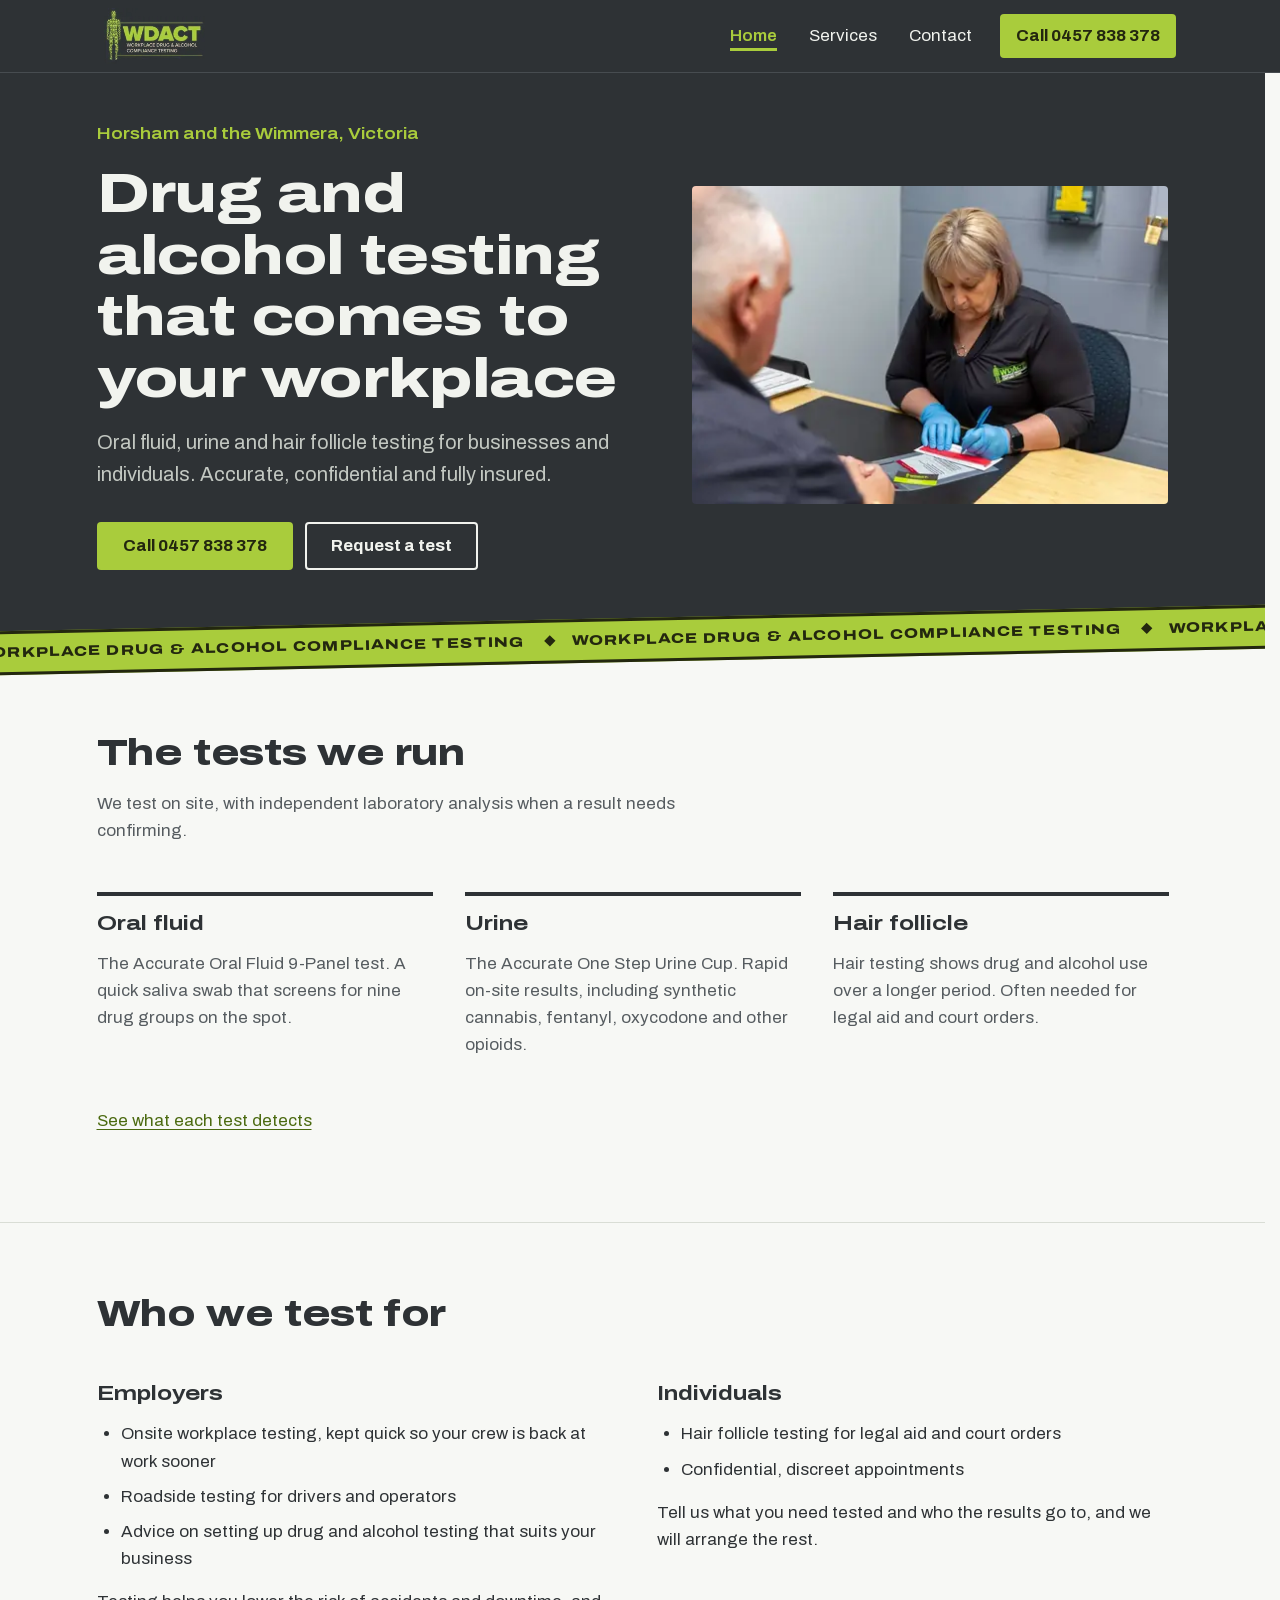
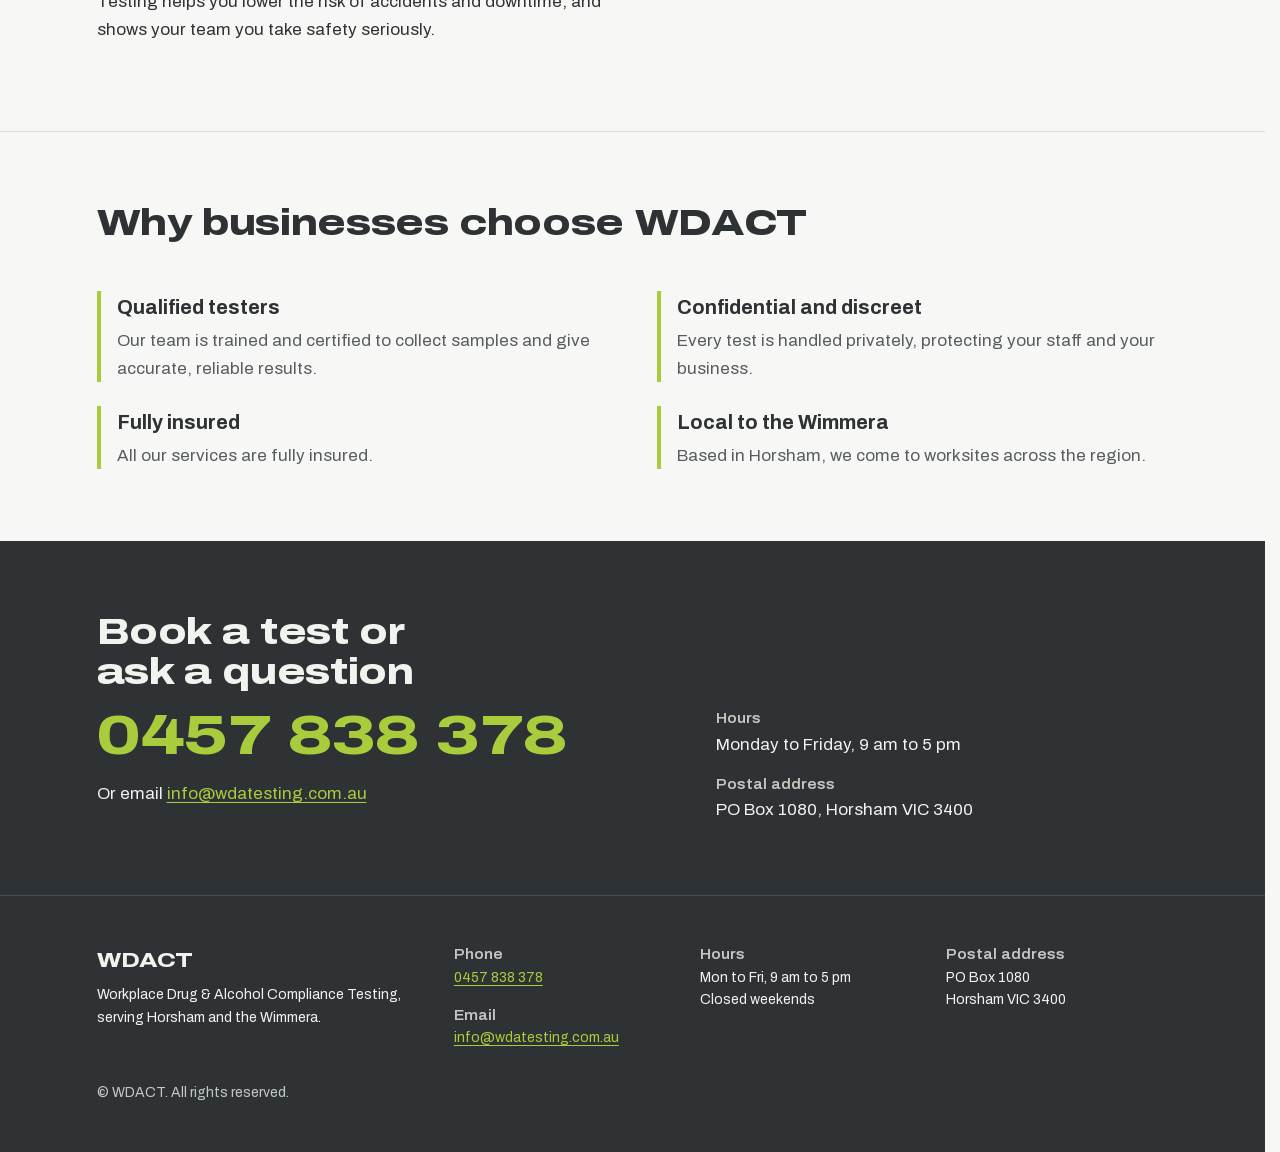
<file: index.html>
<!doctype html>
<html lang="en-AU">
<head>
  <meta charset="utf-8">
  <meta name="viewport" content="width=device-width, initial-scale=1">
  <title>Workplace drug and alcohol testing in Horsham and the Wimmera | WDACT</title>
  <meta name="description" content="Onsite drug and alcohol testing and hair follicle testing for workplaces and individuals in Horsham and the Wimmera. Call WDACT on 0457 838 378.">
  <link rel="preload" href="assets/fonts/archivo-subset-var.woff2" as="font" type="font/woff2" crossorigin>
  <link rel="icon" href="favicon.ico" sizes="48x48">
  <link rel="apple-touch-icon" href="assets/images/apple-touch-icon.png">
  <link rel="stylesheet" href="assets/css/theme.css">
  <link rel="stylesheet" href="assets/css/main.css">
  <link rel="stylesheet" href="assets/components/nav/nav.css">
  <script src="assets/components/nav/nav.js" defer></script>
</head>
<body>
  <header data-site-nav></header>

  <main id="main" tabindex="-1">
    <section class="hero on-dark" aria-labelledby="hero-title">
      <div class="wrap hero__grid">
        <div class="hero__text">
          <p class="hero__place">Horsham and the Wimmera, Victoria</p>
          <h1 id="hero-title">Drug and alcohol testing that comes to your workplace</h1>
          <p class="lede">Oral fluid, urine and hair follicle testing for businesses and individuals. Accurate, confidential and fully insured.</p>
          <div class="actions">
            <a class="button button--lime" href="tel:+61457838378">Call 0457 838 378</a>
            <a class="button button--ghost" href="contact.html#request">Request a test</a>
          </div>
        </div>
        <figure class="hero__photo">
          <img src="assets/images/tester-paperwork-800.webp"
               srcset="assets/images/tester-paperwork-480.webp 480w, assets/images/tester-paperwork-640.webp 640w, assets/images/tester-paperwork-800.webp 800w, assets/images/tester-paperwork-1065.webp 1065w"
               sizes="(min-width: 1200px) 476px, (min-width: 900px) 42vw, calc(100vw - 2rem)"
               width="1065" height="710" fetchpriority="high"
               alt="A WDACT tester wearing gloves completes paperwork with a client at a desk">
        </figure>
      </div>
    </section>

    <div class="tape" aria-hidden="true"><span>WORKPLACE DRUG &amp; ALCOHOL COMPLIANCE TESTING</span><span>WORKPLACE DRUG &amp; ALCOHOL COMPLIANCE TESTING</span><span>WORKPLACE DRUG &amp; ALCOHOL COMPLIANCE TESTING</span><span>WORKPLACE DRUG &amp; ALCOHOL COMPLIANCE TESTING</span></div>

    <section class="section" aria-labelledby="tests-title">
      <div class="wrap">
        <div class="section__intro">
          <h2 id="tests-title">The tests we run</h2>
          <p>We test on site, with independent laboratory analysis when a result needs confirming.</p>
        </div>
        <ul class="tests">
          <li>
            <h3>Oral fluid</h3>
            <p>The Accurate Oral Fluid 9-Panel test. A quick saliva swab that screens for nine drug groups on the spot.</p>
          </li>
          <li>
            <h3>Urine</h3>
            <p>The Accurate One Step Urine Cup. Rapid on-site results, including synthetic cannabis, fentanyl, oxycodone and other opioids.</p>
          </li>
          <li>
            <h3>Hair follicle</h3>
            <p>Hair testing shows drug and alcohol use over a longer period. Often needed for legal aid and court orders.</p>
          </li>
        </ul>
        <p class="actions"><a href="services.html">See what each test detects</a></p>
      </div>
    </section>

    <section class="section" aria-labelledby="who-title">
      <div class="wrap">
        <h2 id="who-title" class="section__intro">Who we test for</h2>
        <div class="split">
          <div>
            <h3>Employers</h3>
            <ul>
              <li>Onsite workplace testing, kept quick so your crew is back at work sooner</li>
              <li>Roadside testing for drivers and operators</li>
              <li>Advice on setting up drug and alcohol testing that suits your business</li>
            </ul>
            <p>Testing helps you lower the risk of accidents and downtime, and shows your team you take safety seriously.</p>
          </div>
          <div>
            <h3>Individuals</h3>
            <ul>
              <li>Hair follicle testing for legal aid and court orders</li>
              <li>Confidential, discreet appointments</li>
            </ul>
            <p>Tell us what you need tested and who the results go to, and we will arrange the rest.</p>
          </div>
        </div>
      </div>
    </section>

    <section class="section" aria-labelledby="why-title">
      <div class="wrap">
        <h2 id="why-title" class="section__intro">Why businesses choose WDACT</h2>
        <dl class="reasons">
          <div>
            <dt>Qualified testers</dt>
            <dd>Our team is trained and certified to collect samples and give accurate, reliable results.</dd>
          </div>
          <div>
            <dt>Confidential and discreet</dt>
            <dd>Every test is handled privately, protecting your staff and your business.</dd>
          </div>
          <div>
            <dt>Fully insured</dt>
            <dd>All our services are fully insured.</dd>
          </div>
          <div>
            <dt>Local to the Wimmera</dt>
            <dd>Based in Horsham, we come to worksites across the region.</dd>
          </div>
        </dl>
      </div>
    </section>

    <section class="contact-band on-dark" aria-labelledby="call-title">
      <div class="wrap contact-band__grid">
        <div>
          <h2 id="call-title">Book a test or ask a question</h2>
          <a class="contact-band__phone" href="tel:+61457838378">0457 838 378</a>
          <p>Or email <a href="mailto:info@wdatesting.com.au">info@wdatesting.com.au</a></p>
        </div>
        <dl class="details">
          <div>
            <dt>Hours</dt>
            <dd>Monday to Friday, 9 am to 5 pm</dd>
          </div>
          <div>
            <dt>Postal address</dt>
            <dd>PO Box 1080, Horsham VIC 3400</dd>
          </div>
        </dl>
      </div>
    </section>
  </main>

  <footer class="site-footer on-dark">
    <div class="wrap">
      <div class="site-footer__grid">
        <div>
          <p class="site-footer__name">WDACT</p>
          <p>Workplace Drug &amp; Alcohol Compliance Testing, serving Horsham and the Wimmera.</p>
        </div>
        <dl class="details">
          <div><dt>Phone</dt><dd><a href="tel:+61457838378">0457 838 378</a></dd></div>
          <div><dt>Email</dt><dd><a href="mailto:info@wdatesting.com.au">info@wdatesting.com.au</a></dd></div>
        </dl>
        <dl class="details">
          <div><dt>Hours</dt><dd>Mon to Fri, 9 am to 5 pm<br>Closed weekends</dd></div>
        </dl>
        <dl class="details">
          <div><dt>Postal address</dt><dd>PO Box 1080<br>Horsham VIC 3400</dd></div>
        </dl>
      </div>
      <p class="site-footer__legal">&copy; WDACT. All rights reserved.</p>
    </div>
  </footer>
</body>
</html>
</file>
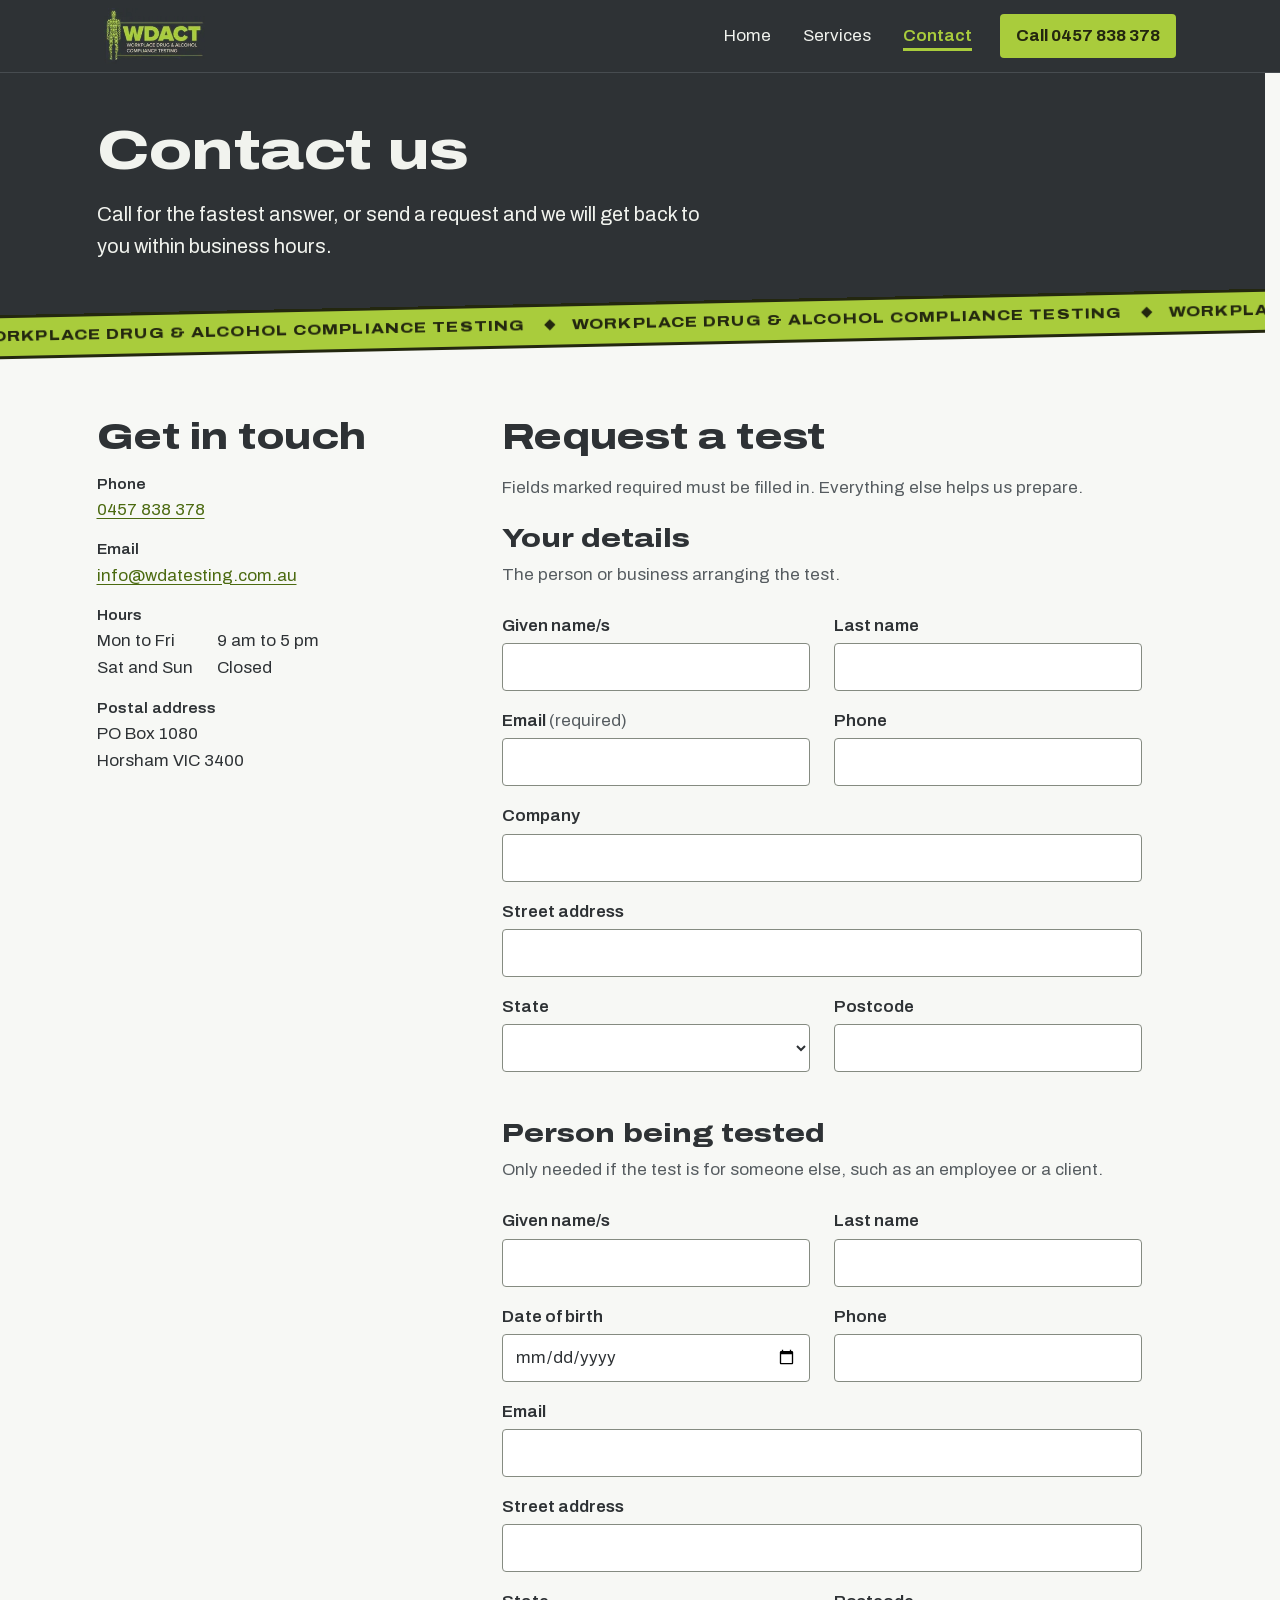
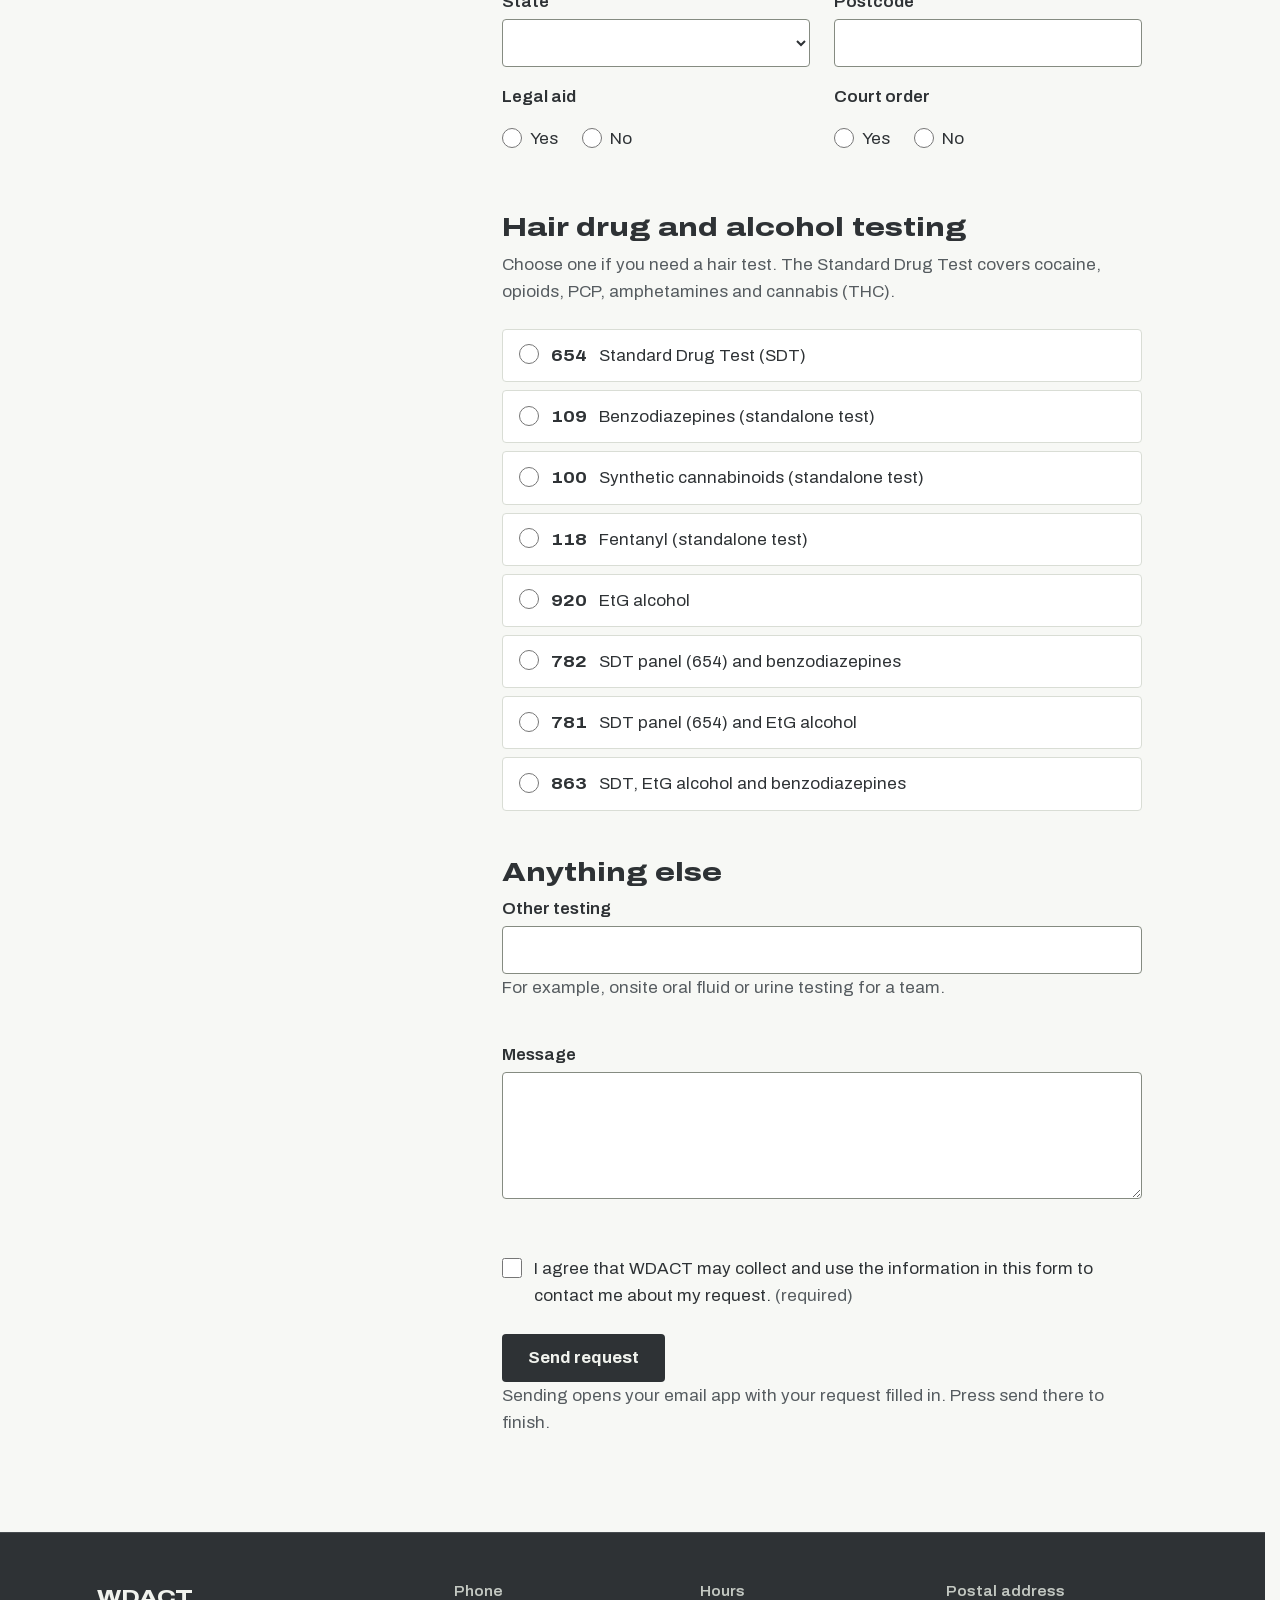
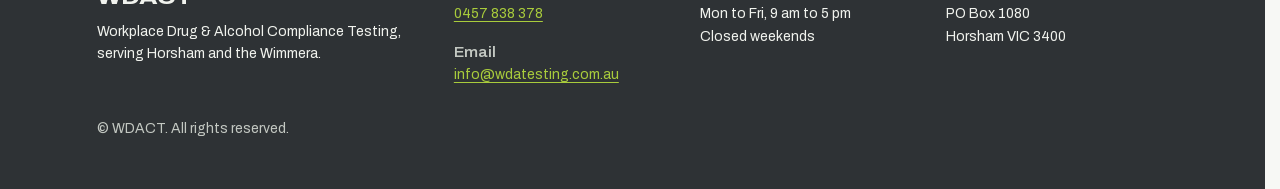
<file: contact.html>
<!doctype html>
<html lang="en-AU">
<head>
  <meta charset="utf-8">
  <meta name="viewport" content="width=device-width, initial-scale=1">
  <title>Contact and request a test | WDACT</title>
  <meta name="description" content="Call WDACT on 0457 838 378 or send a test request. Drug, alcohol and hair follicle testing in Horsham and the Wimmera.">
  <link rel="preload" href="assets/fonts/archivo-subset-var.woff2" as="font" type="font/woff2" crossorigin>
  <link rel="icon" href="favicon.ico" sizes="48x48">
  <link rel="apple-touch-icon" href="assets/images/apple-touch-icon.png">
  <link rel="stylesheet" href="assets/css/theme.css">
  <link rel="stylesheet" href="assets/css/main.css">
  <link rel="stylesheet" href="assets/components/nav/nav.css">
  <script src="assets/components/nav/nav.js" defer></script>
  <script src="assets/js/contact-form.js" defer></script>
</head>
<body>
  <header data-site-nav></header>

  <main id="main" tabindex="-1">
    <section class="hero hero--short on-dark" aria-labelledby="page-title">
      <div class="wrap">
        <h1 id="page-title">Contact us</h1>
        <p class="lede">Call for the fastest answer, or send a request and we will get back to you within business hours.</p>
      </div>
    </section>

    <div class="tape" aria-hidden="true"><span>WORKPLACE DRUG &amp; ALCOHOL COMPLIANCE TESTING</span><span>WORKPLACE DRUG &amp; ALCOHOL COMPLIANCE TESTING</span><span>WORKPLACE DRUG &amp; ALCOHOL COMPLIANCE TESTING</span><span>WORKPLACE DRUG &amp; ALCOHOL COMPLIANCE TESTING</span></div>

    <div class="section">
      <div class="wrap contact-layout">
        <aside class="contact-layout__aside" aria-labelledby="details-title">
          <h2 id="details-title">Get in touch</h2>
          <dl class="details">
            <div>
              <dt>Phone</dt>
              <dd><a href="tel:+61457838378">0457 838 378</a></dd>
            </div>
            <div>
              <dt>Email</dt>
              <dd><a href="mailto:info@wdatesting.com.au">info@wdatesting.com.au</a></dd>
            </div>
            <div>
              <dt>Hours</dt>
              <dd>
                <table class="hours">
                  <tr><th scope="row">Mon to Fri</th><td>9 am to 5 pm</td></tr>
                  <tr><th scope="row">Sat and Sun</th><td>Closed</td></tr>
                </table>
              </dd>
            </div>
            <div>
              <dt>Postal address</dt>
              <dd>PO Box 1080<br>Horsham VIC 3400</dd>
            </div>
          </dl>
        </aside>

        <form class="request" id="request" action="mailto:info@wdatesting.com.au" method="post" enctype="text/plain" novalidate aria-labelledby="request-title">
          <h2 id="request-title">Request a test</h2>
          <p class="hint">Fields marked required must be filled in. Everything else helps us prepare.</p>

          <fieldset>
            <legend>Your details</legend>
            <p class="hint">The person or business arranging the test.</p>
            <div class="fields">
              <div class="field">
                <label for="given-name">Given name/s</label>
                <input id="given-name" name="Given name/s" type="text" autocomplete="given-name">
              </div>
              <div class="field">
                <label for="last-name">Last name</label>
                <input id="last-name" name="Last name" type="text" autocomplete="family-name">
              </div>
              <div class="field">
                <label for="email">Email <span class="required">(required)</span></label>
                <input id="email" name="Email" type="email" autocomplete="email" required aria-describedby="email-error">
                <p class="error" id="email-error"></p>
              </div>
              <div class="field">
                <label for="phone">Phone</label>
                <input id="phone" name="Phone" type="tel" autocomplete="tel">
              </div>
              <div class="field field--wide">
                <label for="company">Company</label>
                <input id="company" name="Company" type="text" autocomplete="organization">
              </div>
              <div class="field field--wide">
                <label for="street">Street address</label>
                <input id="street" name="Street address" type="text" autocomplete="street-address">
              </div>
              <div class="field">
                <label for="state">State</label>
                <select id="state" name="State" autocomplete="address-level1">
                  <option value=""></option>
                  <option>VIC</option>
                  <option>NSW</option>
                  <option>SA</option>
                  <option>QLD</option>
                  <option>TAS</option>
                  <option>WA</option>
                  <option>NT</option>
                  <option>ACT</option>
                </select>
              </div>
              <div class="field">
                <label for="postcode">Postcode</label>
                <input id="postcode" name="Postcode" type="text" inputmode="numeric" autocomplete="postal-code" maxlength="4">
              </div>
            </div>
          </fieldset>

          <fieldset>
            <legend>Person being tested</legend>
            <p class="hint">Only needed if the test is for someone else, such as an employee or a client.</p>
            <div class="fields">
              <div class="field">
                <label for="client-given-name">Given name/s</label>
                <input id="client-given-name" name="Client given name/s" type="text" autocomplete="off">
              </div>
              <div class="field">
                <label for="client-last-name">Last name</label>
                <input id="client-last-name" name="Client last name" type="text" autocomplete="off">
              </div>
              <div class="field">
                <label for="client-dob">Date of birth</label>
                <input id="client-dob" name="Client date of birth" type="date" autocomplete="off">
              </div>
              <div class="field">
                <label for="client-phone">Phone</label>
                <input id="client-phone" name="Client phone" type="tel" autocomplete="off">
              </div>
              <div class="field field--wide">
                <label for="client-email">Email</label>
                <input id="client-email" name="Client email" type="email" autocomplete="off">
              </div>
              <div class="field field--wide">
                <label for="client-street">Street address</label>
                <input id="client-street" name="Client street address" type="text" autocomplete="off">
              </div>
              <div class="field">
                <label for="client-state">State</label>
                <select id="client-state" name="Client state" autocomplete="off">
                  <option value=""></option>
                  <option>VIC</option>
                  <option>NSW</option>
                  <option>SA</option>
                  <option>QLD</option>
                  <option>TAS</option>
                  <option>WA</option>
                  <option>NT</option>
                  <option>ACT</option>
                </select>
              </div>
              <div class="field">
                <label for="client-postcode">Postcode</label>
                <input id="client-postcode" name="Client postcode" type="text" inputmode="numeric" autocomplete="off" maxlength="4">
              </div>
              <div class="field" role="group" aria-labelledby="legal-aid-label">
                <span class="label" id="legal-aid-label">Legal aid</span>
                <div class="yes-no">
                  <label><input type="radio" name="Legal aid" value="Yes"> Yes</label>
                  <label><input type="radio" name="Legal aid" value="No"> No</label>
                </div>
              </div>
              <div class="field" role="group" aria-labelledby="court-order-label">
                <span class="label" id="court-order-label">Court order</span>
                <div class="yes-no">
                  <label><input type="radio" name="Court order" value="Yes"> Yes</label>
                  <label><input type="radio" name="Court order" value="No"> No</label>
                </div>
              </div>
            </div>
          </fieldset>

          <fieldset>
            <legend>Hair drug and alcohol testing</legend>
            <p class="hint">Choose one if you need a hair test. The Standard Drug Test covers cocaine, opioids, PCP, amphetamines and cannabis (THC).</p>
            <ul class="choices">
              <li><label class="choice"><input type="radio" name="Hair test" value="654 Standard Drug Test (SDT)"><span><span class="choice__code">654</span> Standard Drug Test (SDT)</span></label></li>
              <li><label class="choice"><input type="radio" name="Hair test" value="109 Benzodiazepines (standalone test)"><span><span class="choice__code">109</span> Benzodiazepines (standalone test)</span></label></li>
              <li><label class="choice"><input type="radio" name="Hair test" value="100 Synthetic cannabinoids (standalone test)"><span><span class="choice__code">100</span> Synthetic cannabinoids (standalone test)</span></label></li>
              <li><label class="choice"><input type="radio" name="Hair test" value="118 Fentanyl (standalone test)"><span><span class="choice__code">118</span> Fentanyl (standalone test)</span></label></li>
              <li><label class="choice"><input type="radio" name="Hair test" value="920 EtG alcohol"><span><span class="choice__code">920</span> EtG alcohol</span></label></li>
              <li><label class="choice"><input type="radio" name="Hair test" value="782 SDT panel (654) and benzodiazepines"><span><span class="choice__code">782</span> SDT panel (654) and benzodiazepines</span></label></li>
              <li><label class="choice"><input type="radio" name="Hair test" value="781 SDT panel (654) and EtG alcohol"><span><span class="choice__code">781</span> SDT panel (654) and EtG alcohol</span></label></li>
              <li><label class="choice"><input type="radio" name="Hair test" value="863 SDT, EtG alcohol and benzodiazepines"><span><span class="choice__code">863</span> SDT, EtG alcohol and benzodiazepines</span></label></li>
            </ul>
          </fieldset>

          <fieldset>
            <legend>Anything else</legend>
            <div class="fields">
              <div class="field field--wide">
                <label for="other-testing">Other testing</label>
                <input id="other-testing" name="Other testing" type="text" aria-describedby="other-testing-hint">
                <p class="hint" id="other-testing-hint">For example, onsite oral fluid or urine testing for a team.</p>
              </div>
              <div class="field field--wide">
                <label for="message">Message</label>
                <textarea id="message" name="Message" rows="4"></textarea>
              </div>
            </div>
          </fieldset>

          <div class="consent">
            <input id="consent" name="Consent" type="checkbox" value="Yes" required aria-describedby="consent-error">
            <label for="consent">I agree that WDACT may collect and use the information in this form to contact me about my request. <span class="required">(required)</span></label>
          </div>
          <p class="error" id="consent-error"></p>

          <button class="button button--dark" type="submit">Send request</button>
          <p class="hint" id="send-hint">Sending opens your email app with your request filled in. Press send there to finish.</p>
          <div class="form-status" id="form-status" role="status"></div>
        </form>
      </div>
    </div>
  </main>

  <footer class="site-footer on-dark">
    <div class="wrap">
      <div class="site-footer__grid">
        <div>
          <p class="site-footer__name">WDACT</p>
          <p>Workplace Drug &amp; Alcohol Compliance Testing, serving Horsham and the Wimmera.</p>
        </div>
        <dl class="details">
          <div><dt>Phone</dt><dd><a href="tel:+61457838378">0457 838 378</a></dd></div>
          <div><dt>Email</dt><dd><a href="mailto:info@wdatesting.com.au">info@wdatesting.com.au</a></dd></div>
        </dl>
        <dl class="details">
          <div><dt>Hours</dt><dd>Mon to Fri, 9 am to 5 pm<br>Closed weekends</dd></div>
        </dl>
        <dl class="details">
          <div><dt>Postal address</dt><dd>PO Box 1080<br>Horsham VIC 3400</dd></div>
        </dl>
      </div>
      <p class="site-footer__legal">&copy; WDACT. All rights reserved.</p>
    </div>
  </footer>
</body>
</html>
</file>
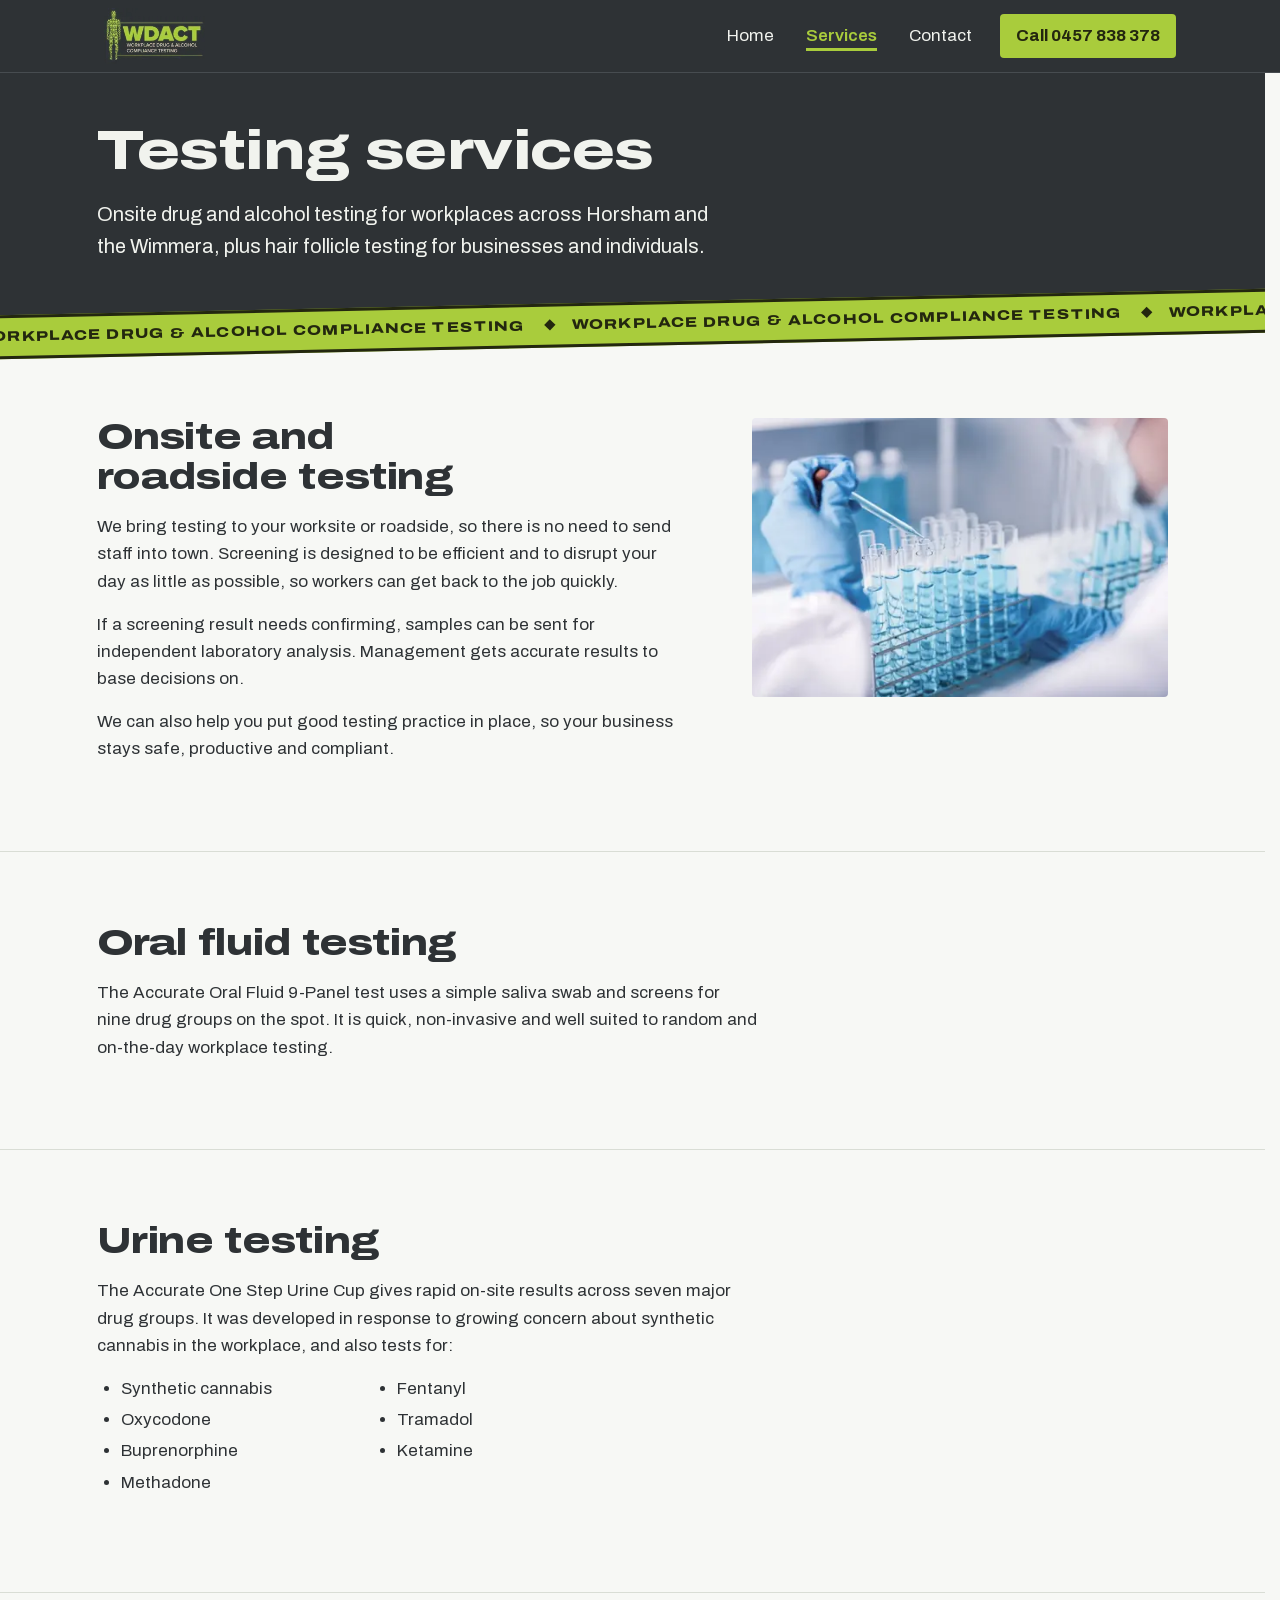
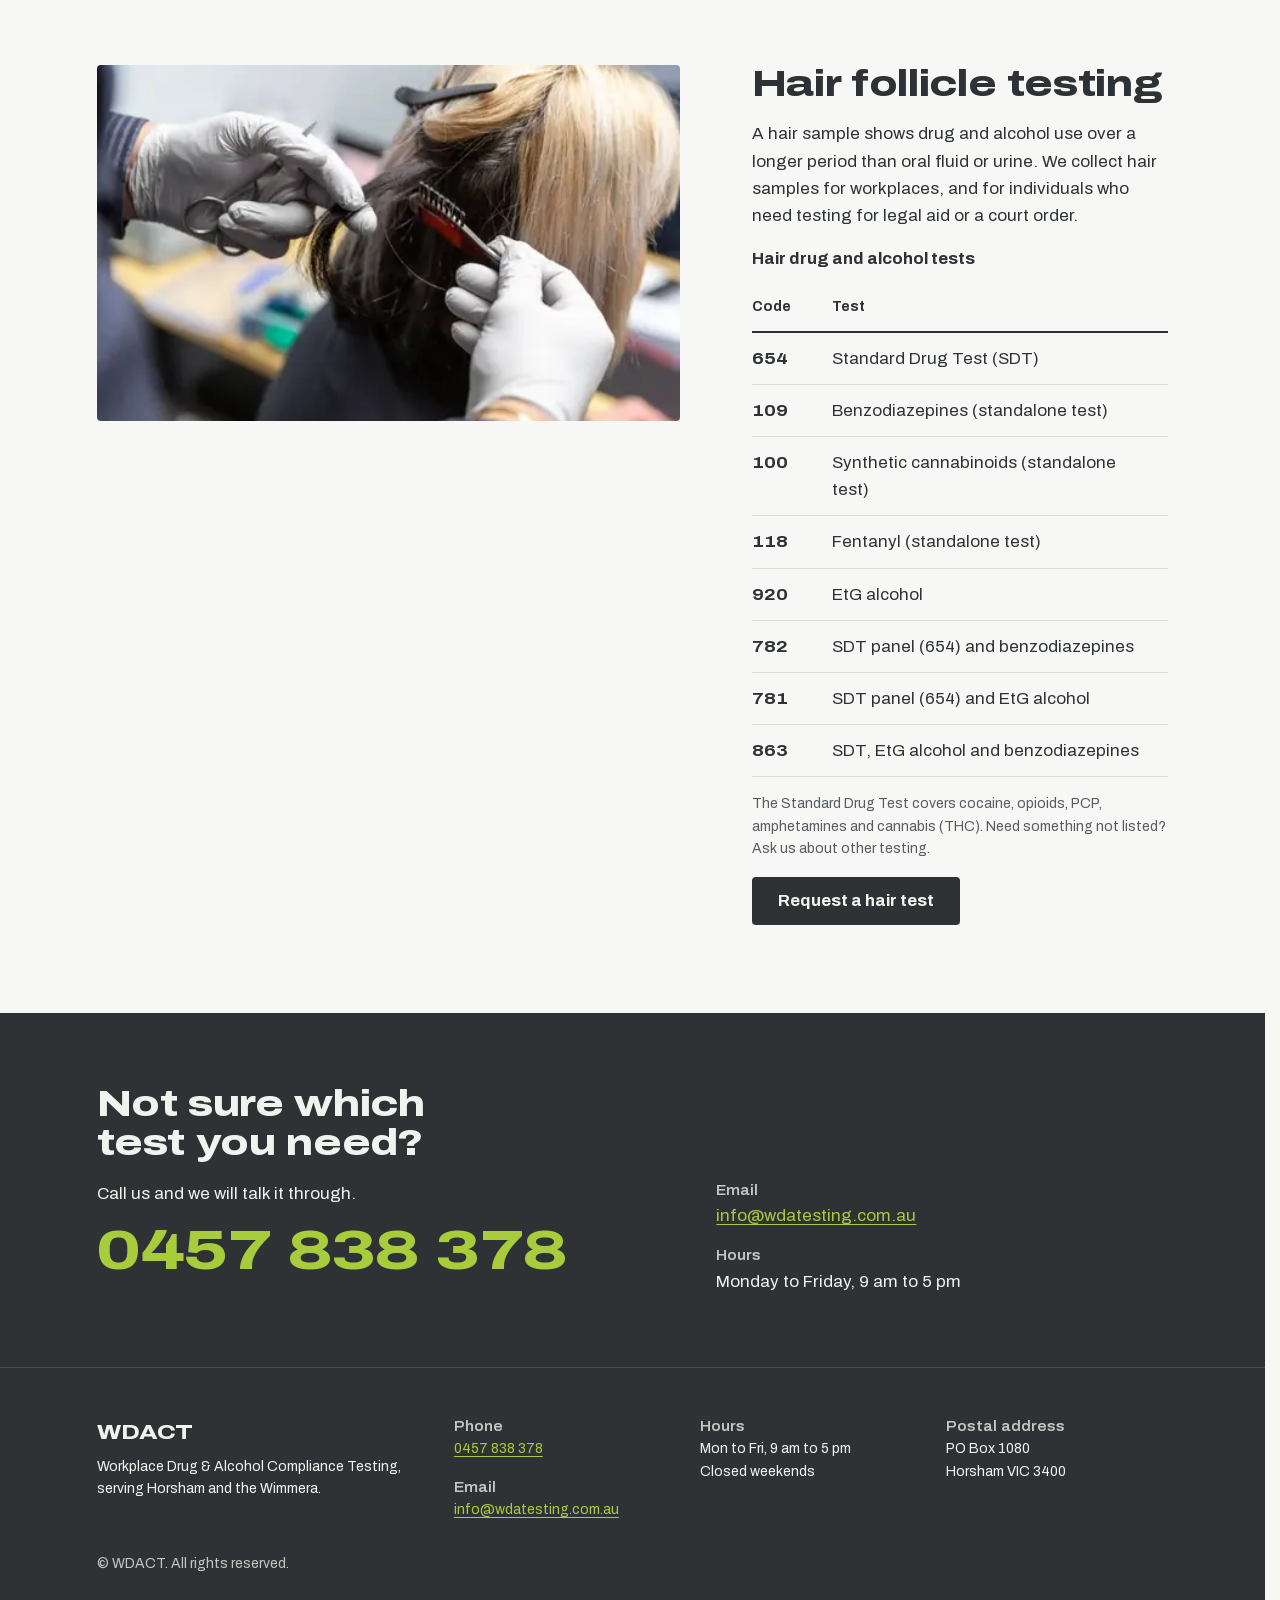
<file: services.html>
<!doctype html>
<html lang="en-AU">
<head>
  <meta charset="utf-8">
  <meta name="viewport" content="width=device-width, initial-scale=1">
  <title>Services: oral fluid, urine and hair follicle testing | WDACT</title>
  <meta name="description" content="Onsite oral fluid, urine and hair follicle drug and alcohol testing in Horsham and the Wimmera, with independent laboratory analysis when needed.">
  <link rel="preload" href="assets/fonts/archivo-subset-var.woff2" as="font" type="font/woff2" crossorigin>
  <link rel="icon" href="favicon.ico" sizes="48x48">
  <link rel="apple-touch-icon" href="assets/images/apple-touch-icon.png">
  <link rel="stylesheet" href="assets/css/theme.css">
  <link rel="stylesheet" href="assets/css/main.css">
  <link rel="stylesheet" href="assets/components/nav/nav.css">
  <script src="assets/components/nav/nav.js" defer></script>
</head>
<body>
  <header data-site-nav></header>

  <main id="main" tabindex="-1">
    <section class="hero hero--short on-dark" aria-labelledby="page-title">
      <div class="wrap">
        <h1 id="page-title">Testing services</h1>
        <p class="lede">Onsite drug and alcohol testing for workplaces across Horsham and the Wimmera, plus hair follicle testing for businesses and individuals.</p>
      </div>
    </section>

    <div class="tape" aria-hidden="true"><span>WORKPLACE DRUG &amp; ALCOHOL COMPLIANCE TESTING</span><span>WORKPLACE DRUG &amp; ALCOHOL COMPLIANCE TESTING</span><span>WORKPLACE DRUG &amp; ALCOHOL COMPLIANCE TESTING</span><span>WORKPLACE DRUG &amp; ALCOHOL COMPLIANCE TESTING</span></div>

    <section class="section" id="onsite" aria-labelledby="onsite-title">
      <div class="wrap feature">
        <div>
          <h2 id="onsite-title">Onsite and roadside testing</h2>
          <p>We bring testing to your worksite or roadside, so there is no need to send staff into town. Screening is designed to be efficient and to disrupt your day as little as possible, so workers can get back to the job quickly.</p>
          <p>If a screening result needs confirming, samples can be sent for independent laboratory analysis. Management gets accurate results to base decisions on.</p>
          <p>We can also help you put good testing practice in place, so your business stays safe, productive and compliant.</p>
        </div>
        <img src="assets/images/sample-tubes-800.webp"
             srcset="assets/images/sample-tubes-480.webp 480w, assets/images/sample-tubes-800.webp 800w, assets/images/sample-tubes-1033.webp 1033w"
             sizes="(min-width: 1200px) 417px, (min-width: 900px) 36vw, calc(100vw - 2rem)"
             width="1033" height="690"
             alt="Gloved hands handling a rack of sample tubes in a laboratory">
      </div>
    </section>

    <section class="section" id="oral-fluid" aria-labelledby="oral-title">
      <div class="wrap">
        <h2 id="oral-title">Oral fluid testing</h2>
        <p>The Accurate Oral Fluid 9-Panel test uses a simple saliva swab and screens for nine drug groups on the spot. It is quick, non-invasive and well suited to random and on-the-day workplace testing.</p>
      </div>
    </section>

    <section class="section" id="urine" aria-labelledby="urine-title">
      <div class="wrap">
        <h2 id="urine-title">Urine testing</h2>
        <p>The Accurate One Step Urine Cup gives rapid on-site results across seven major drug groups. It was developed in response to growing concern about synthetic cannabis in the workplace, and also tests for:</p>
        <ul class="substances">
          <li>Synthetic cannabis</li>
          <li>Oxycodone</li>
          <li>Buprenorphine</li>
          <li>Methadone</li>
          <li>Fentanyl</li>
          <li>Tramadol</li>
          <li>Ketamine</li>
        </ul>
      </div>
    </section>

    <section class="section" id="hair" aria-labelledby="hair-title">
      <div class="wrap feature feature--reverse">
        <div>
          <h2 id="hair-title">Hair follicle testing</h2>
          <p>A hair sample shows drug and alcohol use over a longer period than oral fluid or urine. We collect hair samples for workplaces, and for individuals who need testing for legal aid or a court order.</p>
          <div class="table-scroll">
            <table class="codes">
              <caption>Hair drug and alcohol tests</caption>
              <thead>
                <tr><th scope="col">Code</th><th scope="col">Test</th></tr>
              </thead>
              <tbody>
                <tr><th scope="row">654</th><td>Standard Drug Test (SDT)</td></tr>
                <tr><th scope="row">109</th><td>Benzodiazepines (standalone test)</td></tr>
                <tr><th scope="row">100</th><td>Synthetic cannabinoids (standalone test)</td></tr>
                <tr><th scope="row">118</th><td>Fentanyl (standalone test)</td></tr>
                <tr><th scope="row">920</th><td>EtG alcohol</td></tr>
                <tr><th scope="row">782</th><td>SDT panel (654) and benzodiazepines</td></tr>
                <tr><th scope="row">781</th><td>SDT panel (654) and EtG alcohol</td></tr>
                <tr><th scope="row">863</th><td>SDT, EtG alcohol and benzodiazepines</td></tr>
              </tbody>
            </table>
          </div>
          <p class="note">The Standard Drug Test covers cocaine, opioids, PCP, amphetamines and cannabis (THC). Need something not listed? Ask us about other testing.</p>
          <p><a class="button button--dark" href="contact.html#request">Request a hair test</a></p>
        </div>
        <img src="assets/images/hair-sample-640.webp"
             srcset="assets/images/hair-sample-480.webp 480w, assets/images/hair-sample-640.webp 640w"
             sizes="(min-width: 1200px) 417px, (min-width: 900px) 36vw, calc(100vw - 2rem)"
             width="640" height="391" loading="lazy"
             alt="A tester in gloves uses a comb and scissors to take a hair sample">
      </div>
    </section>

    <section class="contact-band on-dark" aria-labelledby="call-title">
      <div class="wrap contact-band__grid">
        <div>
          <h2 id="call-title">Not sure which test you need?</h2>
          <p>Call us and we will talk it through.</p>
          <a class="contact-band__phone" href="tel:+61457838378">0457 838 378</a>
        </div>
        <dl class="details">
          <div>
            <dt>Email</dt>
            <dd><a href="mailto:info@wdatesting.com.au">info@wdatesting.com.au</a></dd>
          </div>
          <div>
            <dt>Hours</dt>
            <dd>Monday to Friday, 9 am to 5 pm</dd>
          </div>
        </dl>
      </div>
    </section>
  </main>

  <footer class="site-footer on-dark">
    <div class="wrap">
      <div class="site-footer__grid">
        <div>
          <p class="site-footer__name">WDACT</p>
          <p>Workplace Drug &amp; Alcohol Compliance Testing, serving Horsham and the Wimmera.</p>
        </div>
        <dl class="details">
          <div><dt>Phone</dt><dd><a href="tel:+61457838378">0457 838 378</a></dd></div>
          <div><dt>Email</dt><dd><a href="mailto:info@wdatesting.com.au">info@wdatesting.com.au</a></dd></div>
        </dl>
        <dl class="details">
          <div><dt>Hours</dt><dd>Mon to Fri, 9 am to 5 pm<br>Closed weekends</dd></div>
        </dl>
        <dl class="details">
          <div><dt>Postal address</dt><dd>PO Box 1080<br>Horsham VIC 3400</dd></div>
        </dl>
      </div>
      <p class="site-footer__legal">&copy; WDACT. All rights reserved.</p>
    </div>
  </footer>
</body>
</html>
</file>
<file: assets/css/theme.css>
/*
  Theme: this site's colours, fonts and spacing.

  This is the ONLY file where colours and fonts are set. Every other
  stylesheet (including the nav component) reads these custom properties.

  WDACT brand: charcoal and the lime taken from the WDACT logo.
  Lime is only used as a fill or on charcoal; on light backgrounds,
  text and links use the deeper olive so they stay readable.
*/

/*
  Archivo, self-hosted. Cut down to what the site uses (weights 400 to 800,
  widths 100% to 125%, Latin characters) so it loads quickly: 30 KB.
  If the file changes, give it a new name so browsers fetch the new one.

  font-display: optional means the page never re-flows when the font
  arrives (no layout shift). Each page preloads the file, so on a normal
  connection it is ready in time. On a slow first visit, that one page view
  uses the size-matched fallback below and later pages use Archivo from
  the cache.
*/
@font-face {
  font-family: "Archivo";
  font-style: normal;
  font-weight: 400 800;
  font-stretch: 100% 125%;
  font-display: optional;
  src: url("../fonts/archivo-subset-var.woff2") format("woff2");
}

/*
  Fallback shown while Archivo loads. Arial (or a match) is scaled to the
  width Archivo will have at each weight and width, so text wraps the same
  way and nothing on the page jumps when Archivo arrives. The sizes were
  measured against the site's own headings, intros and buttons set in
  Archivo; re-measure if the fonts, widths or weights change.
*/
@font-face {
  font-family: "Archivo Fallback";
  font-weight: 100 500;
  font-stretch: 100%;
  src: local("Arial"), local("ArialMT"), local("Helvetica"), local("Liberation Sans");
  size-adjust: 98.5%;
  ascent-override: 89.1%;
  descent-override: 21.3%;
  line-gap-override: 0%;
}

@font-face {
  font-family: "Archivo Fallback";
  font-weight: 600 649;
  font-stretch: 100%;
  src: local("Arial Bold"), local("Arial-BoldMT"), local("Helvetica Bold"), local("Liberation Sans Bold");
  size-adjust: 94.5%;
  ascent-override: 92.9%;
  descent-override: 22.2%;
  line-gap-override: 0%;
}

@font-face {
  font-family: "Archivo Fallback";
  font-weight: 650 900;
  font-stretch: 100%;
  src: local("Arial Bold"), local("Arial-BoldMT"), local("Helvetica Bold"), local("Liberation Sans Bold");
  size-adjust: 100%;
  ascent-override: 87.8%;
  descent-override: 21.0%;
  line-gap-override: 0%;
}

@font-face {
  font-family: "Archivo Fallback";
  font-weight: 600 900;
  font-stretch: 112%;
  src: local("Arial Bold"), local("Arial-BoldMT"), local("Helvetica Bold"), local("Liberation Sans Bold");
  size-adjust: 109.5%;
  ascent-override: 80.2%;
  descent-override: 19.2%;
  line-gap-override: 0%;
}

@font-face {
  font-family: "Archivo Fallback";
  font-weight: 600 900;
  font-stretch: 125%;
  src: local("Arial Bold"), local("Arial-BoldMT"), local("Helvetica Bold"), local("Liberation Sans Bold");
  size-adjust: 129.5%;
  ascent-override: 67.8%;
  descent-override: 16.2%;
  line-gap-override: 0%;
}

:root {
  /* Colour */
  --colour-paper: #f7f8f5;          /* page background */
  --colour-surface: #ffffff;        /* raised surfaces, form fields */
  --colour-ink: #2e3235;            /* body text */
  --colour-ink-muted: #565c60;      /* secondary text */
  --colour-line: #d9ddd5;           /* borders and dividers */
  --colour-accent: #4b6a10;         /* links, current page, focus ring (on light) */
  --colour-accent-strong: #354b0a;  /* hover and pressed states */
  --colour-on-accent: #ffffff;      /* text on accent backgrounds */

  --colour-charcoal: #2e3235;       /* header, hero and footer */
  --colour-slab: #3b4044;           /* raised areas on charcoal */
  --colour-on-charcoal: #f1f3ee;    /* text on charcoal */
  --colour-on-charcoal-muted: #c3c8c2;
  --colour-lime: #a9cc3c;           /* WDACT logo lime: fills, and accents on charcoal */
  --colour-lime-strong: #bedd5a;    /* hover on charcoal */
  --colour-on-lime: #23270f;        /* text on lime */
  --colour-error: #a32c1e;          /* form errors */
  --colour-field-border: #858b81;   /* form field outlines (3:1 against paper) */

  /* Fonts */
  --font-body: "Archivo", "Archivo Fallback", system-ui, -apple-system, "Segoe UI", Roboto, "Helvetica Neue", Arial, sans-serif;
  --font-display: "Archivo", "Archivo Fallback", system-ui, -apple-system, "Segoe UI", Roboto, "Helvetica Neue", Arial, sans-serif;
  --stretch-display: 125%;          /* expanded width for headings, echoing the logo */
  --stretch-label: 112%;

  /* Type scale (roughly a 1.25 ratio) */
  --text-sm: 0.875rem;
  --text-base: 1.0625rem;
  --text-lg: 1.25rem;
  --text-xl: 1.6rem;
  --text-2xl: clamp(1.75rem, 3.6vw, 2.25rem);
  --text-3xl: clamp(2.1rem, 5.6vw, 3.5rem);
  --leading-body: 1.6;
  --leading-tight: 1.1;
  --measure: 66ch;                  /* comfortable line length */

  /* Spacing */
  --space-1: 0.25rem;
  --space-2: 0.5rem;
  --space-3: 0.75rem;
  --space-4: 1rem;
  --space-5: 1.5rem;
  --space-6: 2rem;
  --space-7: 3rem;
  --space-8: 4.5rem;
  --space-9: 6rem;

  /* Layout */
  --page-max-width: 72rem;
  --page-gutter: clamp(1rem, 4vw, 2.5rem);
  --radius: 0.25rem;

  /* Navigation */
  --nav-bar-height: 4.5rem;         /* fixed height of the top bar */
  --nav-link-gap: var(--space-5);
  --nav-background: var(--colour-charcoal);
  --nav-ink: var(--colour-on-charcoal);
  --nav-line: #474c50;
  --nav-current: var(--colour-lime);
  --nav-logo-height: 3.5rem;
  --focus-ring: 3px solid var(--colour-accent);
  --focus-ring-on-dark: 3px solid var(--colour-lime);
  --focus-offset: 3px;

  /* Stacking order: the header must sit above everything else on the page */
  --z-nav: 1000;

  /* Motion */
  --duration-fast: 160ms;
  --easing: cubic-bezier(0.2, 0, 0, 1);

  /*
    Breakpoint (for reference only: custom properties cannot be used inside
    media queries). The mobile menu applies under 768 px; 768 px and wider is
    the desktop menu. nav.css and nav.js both use this value.
  */
}
</file>
<file: assets/css/main.css>
/*
  Base page styles. Colours, fonts and spacing come from theme.css.
*/

*,
*::before,
*::after {
  box-sizing: border-box;
}

html {
  -webkit-text-size-adjust: 100%;
  text-size-adjust: 100%;
  scrollbar-gutter: stable;
}

body {
  margin: 0;
  min-height: 100vh;
  display: flex;
  flex-direction: column;
  background: var(--colour-paper);
  color: var(--colour-ink);
  font-family: var(--font-body);
  font-size: var(--text-base);
  line-height: var(--leading-body);
}

img {
  max-width: 100%;
  height: auto;
  display: block;
}

h1,
h2,
h3 {
  font-family: var(--font-display);
  font-stretch: var(--stretch-display);
  font-weight: 800;
  line-height: var(--leading-tight);
  letter-spacing: -0.01em;
  margin: 0 0 var(--space-4);
  text-wrap: balance;
}

h1 {
  font-size: var(--text-3xl);
}

h2 {
  font-size: var(--text-2xl);
}

h3 {
  font-size: var(--text-lg);
  font-weight: 700;
  letter-spacing: 0;
}

p {
  margin: 0 0 var(--space-4);
  max-width: var(--measure);
}

a {
  color: var(--colour-accent);
  text-underline-offset: 0.18em;
}

a:hover {
  color: var(--colour-accent-strong);
}

:focus-visible {
  outline: var(--focus-ring);
  outline-offset: var(--focus-offset);
}

main:focus {
  outline: none;
}

main {
  flex: 1;
  overflow-x: clip; /* trims the angled tape band without making main a scroll container */
}

.wrap {
  width: 100%;
  max-width: var(--page-max-width);
  margin: 0 auto;
  padding: 0 var(--page-gutter);
}

.lede {
  font-size: var(--text-lg);
  max-width: 52ch;
}

/* ------------------------------------------------------------------
   Buttons
   ------------------------------------------------------------------ */

.button {
  display: inline-flex;
  align-items: center;
  justify-content: center;
  min-height: 3rem;
  padding: var(--space-2) var(--space-5);
  border: 2px solid transparent;
  border-radius: var(--radius);
  font: inherit;
  font-weight: 700;
  text-decoration: none;
  cursor: pointer;
}

.button--lime {
  background: var(--colour-lime);
  color: var(--colour-on-lime);
}

.button--lime:hover {
  background: var(--colour-lime-strong);
  color: var(--colour-on-lime);
}

.button--ghost {
  border-color: currentColor;
  color: var(--colour-on-charcoal);
}

.button--ghost:hover {
  color: var(--colour-lime);
}

.button--dark {
  background: var(--colour-charcoal);
  color: var(--colour-on-charcoal);
}

.button--dark:hover {
  background: var(--colour-slab);
  color: var(--colour-on-charcoal);
}

.actions {
  display: flex;
  flex-wrap: wrap;
  gap: var(--space-3);
  margin-top: var(--space-6);
}

/*
  On narrow phones the hero buttons always stack at full width, so the
  row never changes height when the web font finishes loading.
*/
@media (max-width: 479.98px) {
  .hero .actions {
    flex-direction: column;
  }
}

/* ------------------------------------------------------------------
   Dark areas (hero and contact band): lime focus ring and links
   ------------------------------------------------------------------ */

.on-dark {
  background: var(--colour-charcoal);
  color: var(--colour-on-charcoal);
}

.on-dark a:not(.button) {
  color: var(--colour-lime);
}

.on-dark a:not(.button):hover {
  color: var(--colour-lime-strong);
}

.on-dark :focus-visible {
  outline: var(--focus-ring-on-dark);
}

/* ------------------------------------------------------------------
   Hero
   ------------------------------------------------------------------ */

.hero {
  padding: var(--space-7) 0 var(--space-8);
}

.hero__grid {
  display: grid;
  gap: var(--space-6);
  align-items: center;
}

.hero__place {
  margin-bottom: var(--space-4);
  color: var(--colour-lime);
  font-stretch: var(--stretch-label);
  font-weight: 600;
}

.hero__text p:not(.hero__place) {
  color: var(--colour-on-charcoal-muted);
}

.hero__photo {
  margin: 0;
}

.hero__photo img {
  width: 100%;
  aspect-ratio: 3 / 2;
  object-fit: cover;
  border-radius: var(--radius);
}

.hero--short {
  padding-bottom: var(--space-7);
}

@media (min-width: 900px) {
  .hero__grid {
    grid-template-columns: 1.15fr 1fr;
    gap: var(--space-7);
  }
}

/*
  Custody tape: the band under the hero, styled like tamper-evident
  evidence tape. Decorative only (aria-hidden in the markup).
*/
.tape {
  position: relative;
  z-index: 1;
  margin: calc(var(--space-5) * -1) -2% 0;
  overflow: hidden;
  transform: rotate(-1.2deg);
  background: var(--colour-lime);
  color: var(--colour-on-lime);
  border-block: 3px solid var(--colour-on-lime);
  font-stretch: var(--stretch-display);
  font-weight: 800;
  font-size: var(--text-sm);
  letter-spacing: 0.08em;
  white-space: nowrap;
  user-select: none;
}

.tape span {
  display: inline-block;
  padding: var(--space-2) 0;
}

.tape span::after {
  content: "";
  display: inline-block;
  width: 0.55em;
  height: 0.55em;
  margin: 0 1.4em;
  background: currentColor;
  transform: rotate(45deg) translateY(-0.1em);
}

/* ------------------------------------------------------------------
   Sections
   ------------------------------------------------------------------ */

.section {
  padding: var(--space-8) 0;
}

.section + .section {
  border-top: 1px solid var(--colour-line);
}

.section__intro {
  margin-bottom: var(--space-7);
}

.section__intro p {
  color: var(--colour-ink-muted);
}

/* Three test types, divided by rules rather than boxed in cards */
.tests {
  display: grid;
  gap: var(--space-6);
  margin: 0;
  padding: 0;
  list-style: none;
}

.tests li {
  padding-top: var(--space-4);
  border-top: 4px solid var(--colour-charcoal);
}

.tests p {
  color: var(--colour-ink-muted);
}

@media (min-width: 768px) {
  .tests {
    grid-template-columns: repeat(3, 1fr);
  }
}

/* Two audiences side by side */
.split {
  display: grid;
  gap: var(--space-7);
}

.split ul {
  margin: 0 0 var(--space-4);
  padding-left: var(--space-5);
}

.split li {
  margin-bottom: var(--space-2);
}

@media (min-width: 768px) {
  .split {
    grid-template-columns: 1fr 1fr;
  }
}

/* Reasons to choose WDACT */
.reasons {
  display: grid;
  gap: var(--space-5) var(--space-7);
  margin: 0;
}

.reasons div {
  padding-left: var(--space-4);
  border-left: 4px solid var(--colour-lime);
}

.reasons dt {
  font-weight: 700;
  font-size: var(--text-lg);
}

.reasons dd {
  margin: var(--space-1) 0 0;
  color: var(--colour-ink-muted);
}

@media (min-width: 768px) {
  .reasons {
    grid-template-columns: 1fr 1fr;
  }
}

/* Text beside a photo */
.feature {
  display: grid;
  gap: var(--space-6);
  align-items: start;
}

.feature img {
  width: 100%;
  border-radius: var(--radius);
}

@media (min-width: 900px) {
  .feature {
    grid-template-columns: 1.4fr 1fr;
    gap: var(--space-8);
  }

  .feature--reverse > :first-child {
    order: 2;
  }
}

/* Substances list in two columns */
.substances {
  max-width: 34rem;
  columns: 2 12rem;
  column-gap: var(--space-6);
  margin: 0 0 var(--space-5);
  padding-left: var(--space-5);
}

.substances li {
  margin-bottom: var(--space-1);
  break-inside: avoid;
}

/* Hair test codes */
.table-scroll {
  overflow-x: auto;
  margin-bottom: var(--space-4);
}

.codes {
  width: 100%;
  max-width: 44rem;
  border-collapse: collapse;
}

.codes caption {
  text-align: left;
  font-weight: 700;
  padding-bottom: var(--space-3);
}

.codes th,
.codes td {
  padding: var(--space-3) var(--space-4) var(--space-3) 0;
  border-bottom: 1px solid var(--colour-line);
  text-align: left;
  vertical-align: top;
}

.codes thead th {
  border-bottom: 2px solid var(--colour-charcoal);
  font-size: var(--text-sm);
}

.codes tbody th {
  width: 5rem;
  font-variant-numeric: tabular-nums;
  font-stretch: var(--stretch-label);
}

.note {
  max-width: 44rem;
  color: var(--colour-ink-muted);
  font-size: var(--text-sm);
}

/* ------------------------------------------------------------------
   Contact band and details
   ------------------------------------------------------------------ */

.contact-band {
  padding: var(--space-8) 0;
}

.contact-band__grid {
  display: grid;
  gap: var(--space-6);
}

.contact-band__phone {
  display: inline-block;
  margin-bottom: var(--space-4);
  font-stretch: var(--stretch-display);
  font-weight: 800;
  font-size: var(--text-3xl);
  line-height: 1;
  text-decoration: none;
  font-variant-numeric: tabular-nums;
}

.contact-band__phone:hover {
  text-decoration: underline;
  text-decoration-thickness: 3px;
}

@media (min-width: 900px) {
  .contact-band__grid {
    grid-template-columns: 1.3fr 1fr;
    align-items: end;
  }
}

.details {
  display: grid;
  gap: var(--space-4);
  margin: 0;
}

.details dt {
  font-stretch: var(--stretch-label);
  font-weight: 600;
  font-size: var(--text-sm);
}

.details dd {
  margin: 0;
}

.on-dark .details dt {
  color: var(--colour-on-charcoal-muted);
}

.hours {
  border-collapse: collapse;
}

.hours th,
.hours td {
  padding: 0 var(--space-5) 0 0;
  font-weight: inherit;
  text-align: left;
  font-variant-numeric: tabular-nums;
}

/* ------------------------------------------------------------------
   Contact page layout and form
   ------------------------------------------------------------------ */

.contact-layout {
  display: grid;
  gap: var(--space-8);
}

@media (min-width: 900px) {
  .contact-layout {
    grid-template-columns: 1fr 2fr;
    gap: var(--space-8);
  }

  .contact-layout__aside {
    position: sticky;
    top: calc(var(--nav-bar-height) + var(--space-6));
    align-self: start;
  }
}

.request {
  max-width: 40rem;
}

.request fieldset {
  margin: 0 0 var(--space-7);
  padding: 0;
  border: 0;
}

.request legend {
  padding: 0;
  margin-bottom: var(--space-2);
  font-stretch: var(--stretch-display);
  font-weight: 800;
  font-size: var(--text-xl);
  line-height: var(--leading-tight);
}

.request .hint {
  margin-bottom: var(--space-5);
  color: var(--colour-ink-muted);
}

.fields {
  display: grid;
  gap: var(--space-4) var(--space-5);
}

@media (min-width: 560px) {
  .fields {
    grid-template-columns: 1fr 1fr;
  }

  .field--wide {
    grid-column: 1 / -1;
  }
}

.field label,
.field .label {
  display: block;
  margin-bottom: var(--space-1);
  font-weight: 600;
}

.field input,
.field select,
.field textarea {
  width: 100%;
  min-height: 3rem;
  padding: var(--space-2) var(--space-3);
  border: 1px solid var(--colour-field-border);
  border-radius: var(--radius);
  background: var(--colour-surface);
  color: var(--colour-ink);
  font: inherit;
}

.field textarea {
  min-height: 7rem;
  resize: vertical;
}

.field input:focus-visible,
.field select:focus-visible,
.field textarea:focus-visible {
  outline: var(--focus-ring);
  outline-offset: 1px;
  border-color: var(--colour-accent);
}

.field input[aria-invalid="true"] {
  border-color: var(--colour-error);
  border-width: 2px;
}

.required {
  color: var(--colour-ink-muted);
  font-weight: 400;
}

.error {
  margin: var(--space-1) 0 0;
  color: var(--colour-error);
  font-weight: 600;
  font-size: var(--text-sm);
}

.error:empty {
  display: none;
}

.choices {
  display: grid;
  gap: var(--space-2);
  margin: 0;
  padding: 0;
  list-style: none;
}

.choice {
  display: flex;
  gap: var(--space-3);
  align-items: flex-start;
  padding: var(--space-3) var(--space-4);
  border: 1px solid var(--colour-line);
  border-radius: var(--radius);
  background: var(--colour-surface);
  cursor: pointer;
}

.choice:has(input:checked) {
  border-color: var(--colour-charcoal);
  box-shadow: inset 4px 0 0 var(--colour-lime);
}

.choice input {
  flex: none;
  width: 1.25rem;
  height: 1.25rem;
  margin: 0.15rem 0 0;
  accent-color: var(--colour-accent);
}

.choice__code {
  display: inline-block;
  min-width: 2.75rem;
  font-weight: 700;
  font-variant-numeric: tabular-nums;
  font-stretch: var(--stretch-label);
}

.yes-no {
  display: flex;
  flex-wrap: wrap;
  gap: var(--space-2) var(--space-5);
}

.yes-no label {
  display: inline-flex;
  gap: var(--space-2);
  align-items: center;
  font-weight: 400;
  min-height: 2.75rem;
}

.yes-no input {
  width: 1.25rem;
  height: 1.25rem;
  margin: 0;
  accent-color: var(--colour-accent);
}

.consent {
  display: flex;
  gap: var(--space-3);
  align-items: flex-start;
  max-width: var(--measure);
  margin-bottom: var(--space-5);
}

.consent input {
  flex: none;
  width: 1.25rem;
  height: 1.25rem;
  margin: 0.2rem 0 0;
  accent-color: var(--colour-accent);
}

.form-status {
  margin-top: var(--space-4);
  padding: var(--space-4);
  border-left: 4px solid var(--colour-lime);
  background: var(--colour-surface);
}

.form-status:empty {
  display: none;
}

/* ------------------------------------------------------------------
   Footer
   ------------------------------------------------------------------ */

.site-footer {
  padding: var(--space-7) 0 var(--space-6);
  font-size: var(--text-sm);
  border-top: 1px solid var(--nav-line);
}

.site-footer__grid {
  display: grid;
  gap: var(--space-5);
}

.site-footer__name {
  font-stretch: var(--stretch-display);
  font-weight: 800;
  font-size: var(--text-lg);
  margin-bottom: var(--space-2);
}

.site-footer .details dt {
  font-size: var(--text-sm);
}

.site-footer__legal {
  margin-top: var(--space-6);
  color: var(--colour-on-charcoal-muted);
}

@media (min-width: 768px) {
  .site-footer__grid {
    grid-template-columns: 1.5fr 1fr 1fr 1fr;
  }
}

@media (prefers-reduced-motion: reduce) {
  *,
  *::before,
  *::after {
    animation-duration: 0.01ms !important;
    transition-duration: 0.01ms !important;
  }
}
</file>
<file: assets/components/nav/nav.css>
/*
  Shared navigation menu styles.
  Colours, fonts and sizes come from assets/css/theme.css.

  Breakpoint: the mobile menu applies under 768 px. This must match
  DESKTOP_QUERY in nav.js.

  Do not add transform, filter or backdrop-filter to .site-header: they
  would trap the fixed mobile panel inside the header.
*/

/*
  Sections reached from a link (in the menu, in the page, or from another
  page) stop just below the fixed header instead of underneath it.
  Set on elements with an id rather than as scroll-padding on <html>:
  scroll-padding makes the page jump when the header itself gets focus.
*/
:where([id]:not(.site-nav__panel)) {
  scroll-margin-top: calc(var(--nav-bar-height) + var(--space-4));
}

/* Reserve the bar's space before the script runs, so the page does not jump. */
[data-site-nav] {
  min-height: var(--nav-bar-height);
}

/*
  The header is fixed rather than sticky. iOS Safari updates sticky
  positions late while its toolbar grows and shrinks, which made the header
  slide out of view when scrolling back up. A fixed header stays put, and
  nav.js adds .has-site-nav to <html> so the body keeps the bar's space.
*/
.site-header {
  position: fixed;
  top: 0;
  right: 0;
  left: 0;
  z-index: var(--z-nav);
  background: var(--nav-background);
  color: var(--nav-ink);
  /* A shadow, not a border, so the header is exactly --nav-bar-height tall */
  box-shadow: 0 1px 0 var(--nav-line);
  font-family: var(--font-body);
}

html.has-site-nav body {
  padding-top: var(--nav-bar-height);
}

.site-nav__bar {
  display: flex;
  align-items: center;
  gap: var(--space-4);
  height: var(--nav-bar-height);
  max-width: var(--page-max-width);
  margin: 0 auto;
  padding: 0 var(--page-gutter);
}

/* Skip link: hidden until it receives keyboard focus */
.site-nav__skip {
  position: absolute;
  top: var(--space-2);
  left: var(--space-2);
  z-index: 1;
  padding: var(--space-2) var(--space-4);
  background: var(--colour-accent);
  color: var(--colour-on-accent);
  border-radius: var(--radius);
  transform: translateY(-200%);
}

.site-nav__skip:focus {
  transform: none;
  color: var(--colour-on-accent);
}

.site-nav__brand {
  margin-right: auto;
  font-family: var(--font-display);
  font-size: var(--text-lg);
  font-weight: 600;
  color: var(--nav-ink);
  text-decoration: none;
  white-space: nowrap;
  overflow: hidden;
  text-overflow: ellipsis;
  min-width: 0;
  border-radius: var(--radius);
}

.site-nav__brand:hover {
  color: var(--nav-current);
}

.site-nav__logo {
  display: block;
  width: auto;
  height: var(--nav-logo-height);
}

/* Optional action button (set in NAV_CONFIG.action), always in the bar */
.site-nav__action {
  flex: none;
  display: inline-flex;
  align-items: center;
  min-height: 2.75rem;
  padding: 0 var(--space-4);
  border-radius: var(--radius);
  background: var(--nav-current);
  color: var(--colour-on-lime);
  font-weight: 700;
  text-decoration: none;
  white-space: nowrap;
}

.site-nav__action:hover {
  background: var(--colour-lime-strong);
  color: var(--colour-on-lime);
}

.site-nav__action-short {
  display: none;
}

.site-nav__list {
  list-style: none;
  margin: 0;
  padding: 0;
}

.site-nav__link {
  color: var(--nav-ink);
  text-decoration: none;
  border-radius: var(--radius);
}

.site-nav__link:hover {
  color: var(--nav-current);
  text-decoration: underline;
  text-decoration-thickness: 1px;
}

.site-nav__link[aria-current="page"] {
  color: var(--nav-current);
  font-weight: 600;
  text-decoration: underline;
  text-decoration-thickness: 3px;
  text-underline-offset: 0.4em;
}

.site-nav__skip:focus-visible,
.site-nav__brand:focus-visible,
.site-nav__link:focus-visible,
.site-nav__action:focus-visible,
.site-nav__toggle:focus-visible {
  outline: var(--focus-ring-on-dark);
  outline-offset: var(--focus-offset);
}

/* Hamburger button */
.site-nav__toggle {
  display: none;
  flex: none;
  align-items: center;
  justify-content: center;
  width: 2.75rem;
  height: 2.75rem;
  margin-right: calc(var(--space-2) * -1);
  padding: 0;
  border: 0;
  border-radius: var(--radius);
  background: transparent;
  color: var(--nav-ink);
  cursor: pointer;
}

.site-nav__icon,
.site-nav__icon::before,
.site-nav__icon::after {
  display: block;
  width: 1.375rem;
  height: 2px;
  background: currentColor;
  border-radius: 1px;
  transition: transform var(--duration-fast) var(--easing),
    background-color var(--duration-fast) var(--easing);
}

.site-nav__icon {
  position: relative;
}

.site-nav__icon::before,
.site-nav__icon::after {
  content: "";
  position: absolute;
  left: 0;
}

.site-nav__icon::before {
  transform: translateY(-7px);
}

.site-nav__icon::after {
  transform: translateY(7px);
}

/* Bars become a cross while the menu is open */
.site-nav__toggle[aria-expanded="true"] .site-nav__icon {
  background-color: transparent;
}

.site-nav__toggle[aria-expanded="true"] .site-nav__icon::before {
  transform: rotate(45deg);
}

.site-nav__toggle[aria-expanded="true"] .site-nav__icon::after {
  transform: rotate(-45deg);
}

/* Desktop: 768 px and wider */
@media (min-width: 768px) {
  .site-nav__list {
    display: flex;
    gap: var(--nav-link-gap);
  }

  .site-nav__panel {
    margin-right: var(--space-2);
  }

  .site-nav__link {
    display: inline-block;
    padding: var(--space-2) var(--space-1);
  }
}

/* Mobile: under 768 px */
@media (max-width: 767.98px) {
  .site-nav__toggle {
    display: inline-flex;
  }

  /* Short label on small screens; the full label stays as the accessible name */
  .site-nav__action {
    padding: 0 var(--space-3);
  }

  .site-nav__action-short {
    display: inline;
  }

  .site-nav__action-full {
    position: absolute;
    width: 1px;
    height: 1px;
    overflow: hidden;
    clip: rect(0 0 0 0);
    clip-path: inset(50%);
    white-space: nowrap;
  }

  /* The panel fills the screen below the bar and scrolls on its own */
  .site-nav__panel {
    position: fixed;
    top: var(--nav-bar-height);
    right: 0;
    bottom: 0;
    left: 0;
    overflow-y: auto;
    overscroll-behavior: contain;
    padding: var(--space-4) var(--page-gutter) var(--space-7);
    background: var(--nav-background);
    border-top: 1px solid var(--nav-line);
    visibility: hidden;
    opacity: 0;
    transform: translateY(-0.5rem);
    transition: opacity var(--duration-fast) var(--easing),
      transform var(--duration-fast) var(--easing),
      visibility 0s linear var(--duration-fast);
  }

  .site-header.is-open .site-nav__panel {
    visibility: visible;
    opacity: 1;
    transform: none;
    transition: opacity var(--duration-fast) var(--easing),
      transform var(--duration-fast) var(--easing),
      visibility 0s linear 0s;
  }

  .site-nav__list li {
    border-bottom: 1px solid var(--nav-line);
  }

  .site-nav__link {
    display: block;
    padding: var(--space-4) var(--space-1);
    font-size: var(--text-lg);
  }
}

/*
  Stops the page behind the open mobile menu from scrolling.
  Lock <html> only: putting overflow: hidden on <body> as well makes the body
  its own scroll container, which can jump scrolled pages back to the top.
*/
html.site-nav-lock {
  overflow: hidden;
}
</file>
